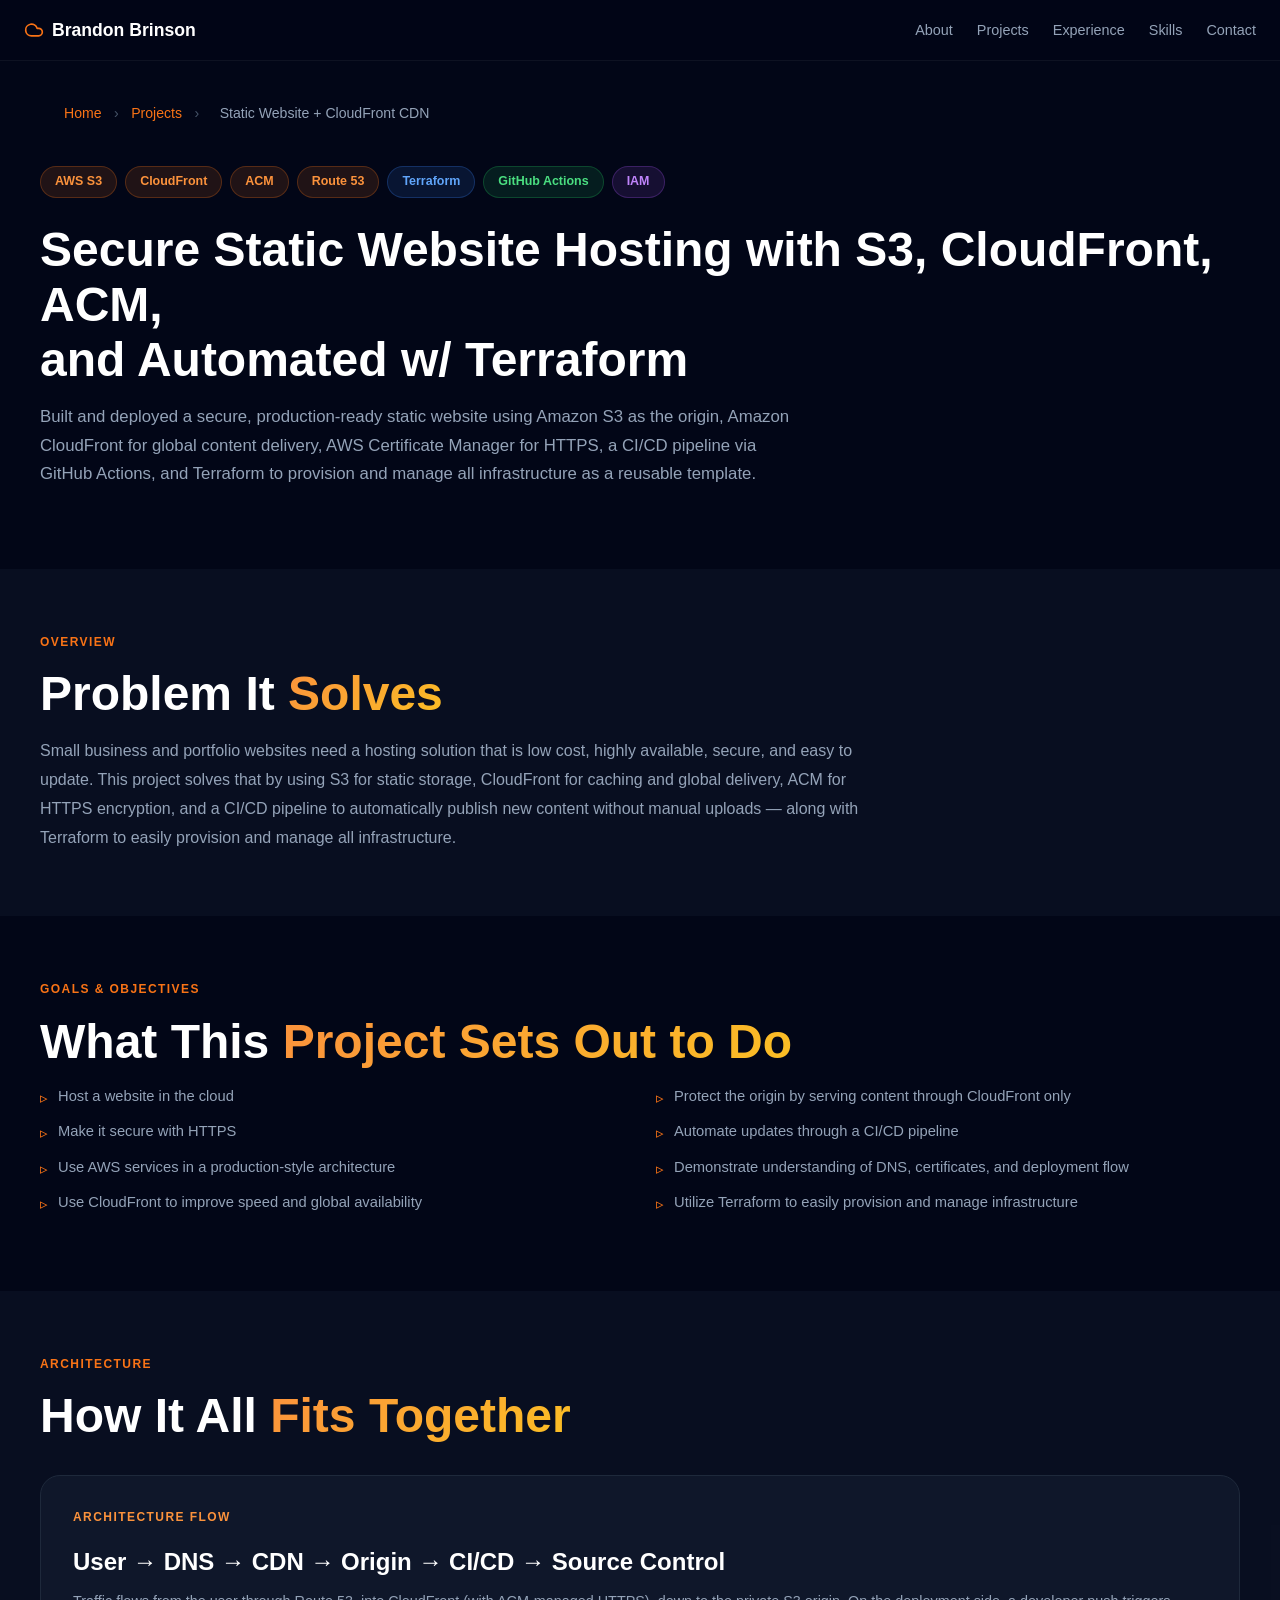
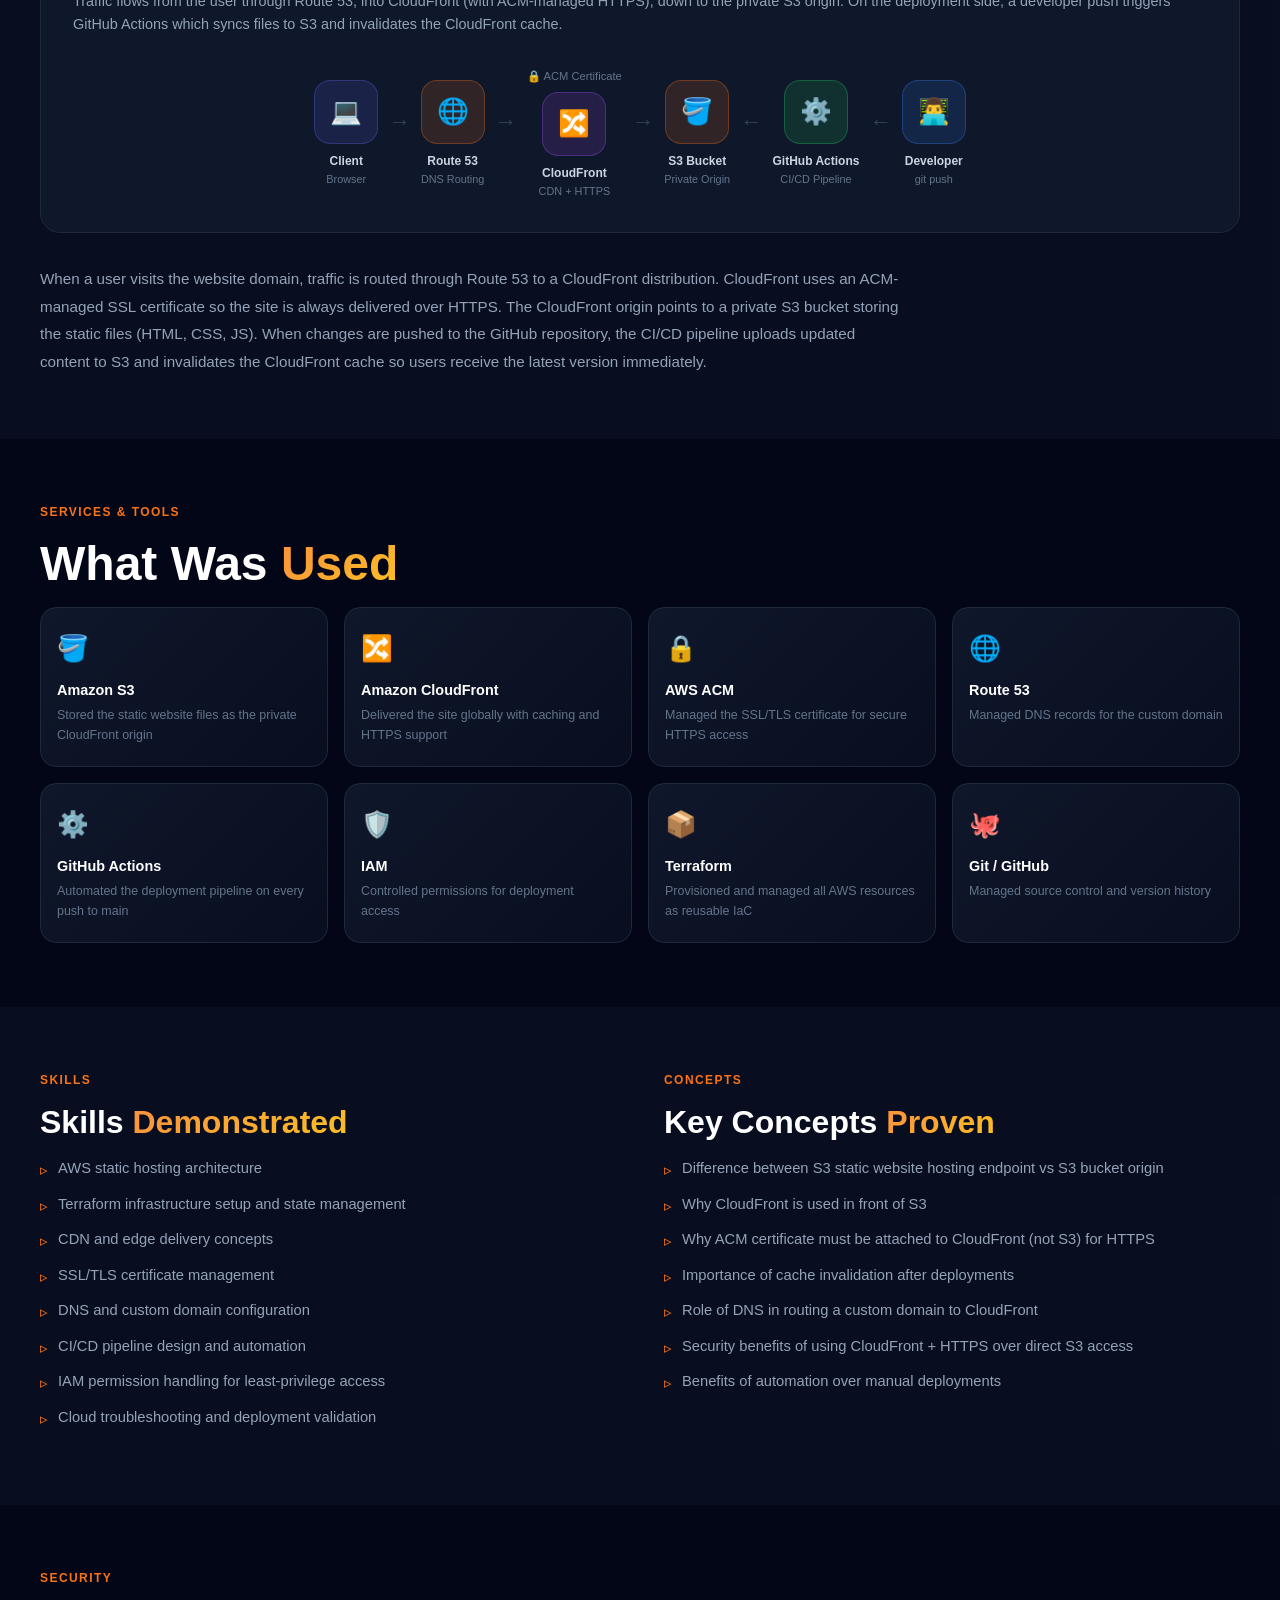
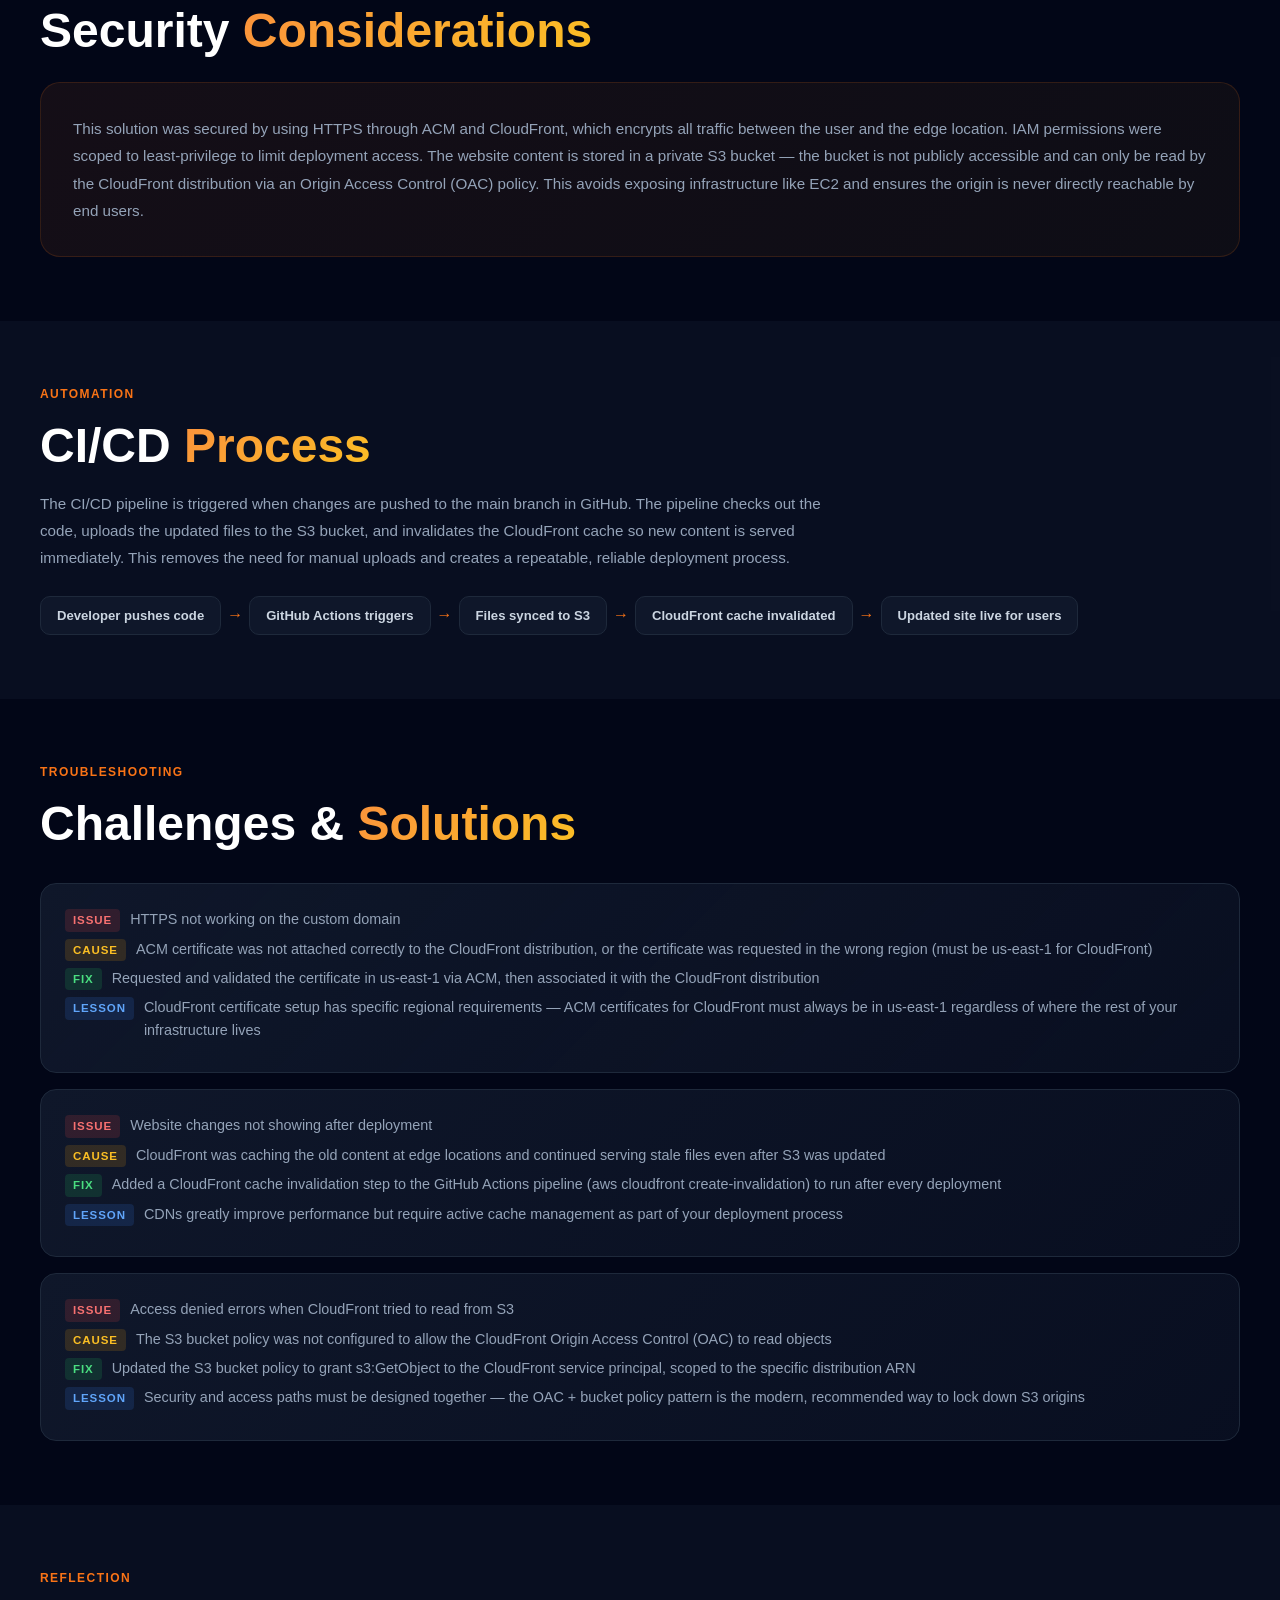
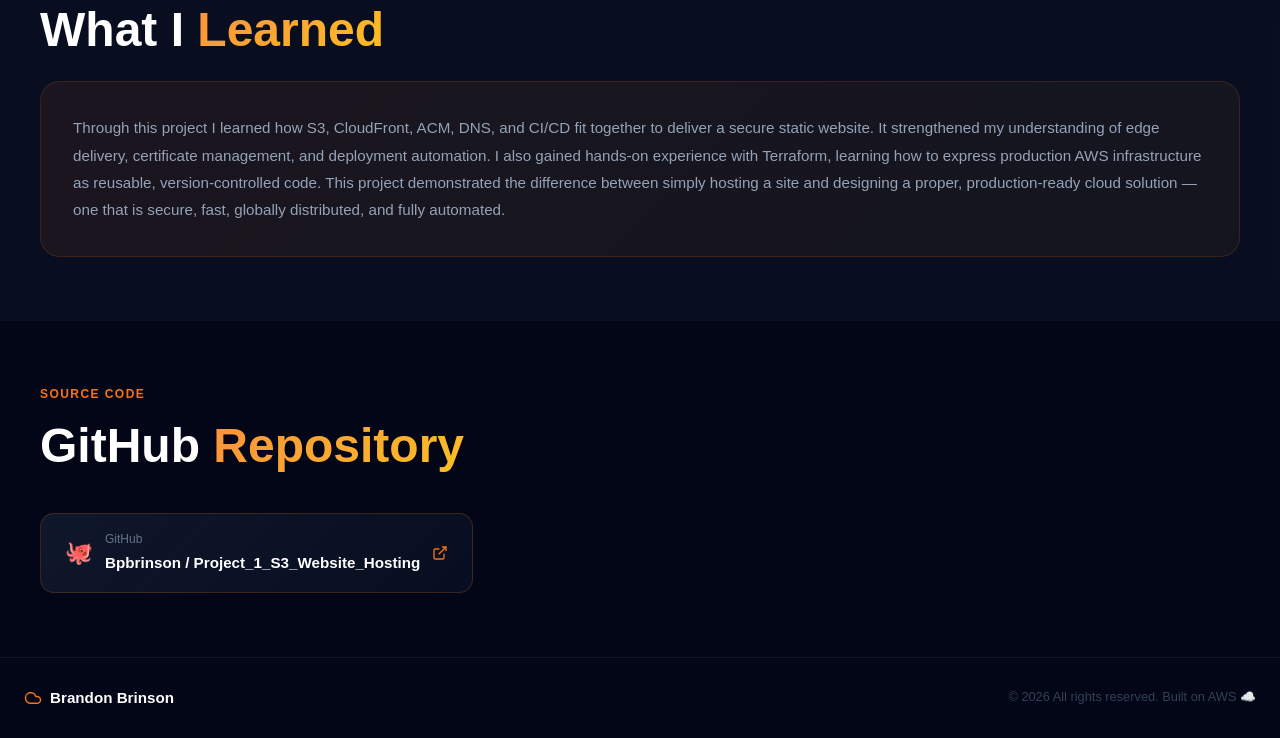
<file: website/project-1.html>
<!DOCTYPE html>
<html lang="en">
<head>
  <meta charset="UTF-8" />
  <meta name="viewport" content="width=device-width, initial-scale=1.0" />
  <title>Static Website + CloudFront CDN | Brandon Brinson</title>
  <link rel="stylesheet" href="style.css" />
</head>
<body>

<!-- NAV -->
<nav>
  <a class="nav-logo" href="index.html">
    <svg xmlns="http://www.w3.org/2000/svg" width="20" height="20" viewBox="0 0 24 24" fill="none" stroke="currentColor" stroke-width="2" stroke-linecap="round" stroke-linejoin="round"><path d="M17.5 19H9a7 7 0 1 1 6.71-9h1.79a4.5 4.5 0 1 1 0 9Z"/></svg>
    Brandon Brinson
  </a>
  <button class="nav-toggle" onclick="document.querySelector('.nav-links').classList.toggle('open')" aria-label="Menu">
    <svg xmlns="http://www.w3.org/2000/svg" width="22" height="22" viewBox="0 0 24 24" fill="none" stroke="currentColor" stroke-width="2"><line x1="3" y1="12" x2="21" y2="12"/><line x1="3" y1="6" x2="21" y2="6"/><line x1="3" y1="18" x2="21" y2="18"/></svg>
  </button>
  <ul class="nav-links">
    <li><a href="index.html#about">About</a></li>
    <li><a href="index.html#projects">Projects</a></li>
    <li><a href="index.html#experience">Experience</a></li>
    <li><a href="index.html#skills">Skills</a></li>
    <li><a href="index.html#contact">Contact</a></li>
  </ul>
</nav>

<!-- BREADCRUMB -->
<div class="breadcrumb">
  <a href="index.html">Home</a>
  <span>›</span>
  <a href="index.html#projects">Projects</a>
  <span>›</span>
  <span class="current">Static Website + CloudFront CDN</span>
</div>

<!-- PROJECT HERO -->
<div class="proj-hero">
  <div class="proj-hero-inner">
    <div class="proj-badges">
      <span class="proj-badge orange">AWS S3</span>
      <span class="proj-badge orange">CloudFront</span>
      <span class="proj-badge orange">ACM</span>
      <span class="proj-badge orange">Route 53</span>
      <span class="proj-badge blue">Terraform</span>
      <span class="proj-badge green">GitHub Actions</span>
      <span class="proj-badge purple">IAM</span>
    </div>
    <h1 class="proj-title">Secure Static Website Hosting with S3, CloudFront, ACM,<br>and Automated w/ Terraform</h1>
    <p class="proj-summary">Built and deployed a secure, production-ready static website using Amazon S3 as the origin, Amazon CloudFront for global content delivery, AWS Certificate Manager for HTTPS, a CI/CD pipeline via GitHub Actions, and Terraform to provision and manage all infrastructure as a reusable template.</p>
  </div>
</div>

<!-- QUICK SUMMARY -->
<div class="detail-section alt">
  <div class="detail-inner">
    <span class="section-label">Overview</span>
    <h2 class="section-title">Problem It <span class="gradient">Solves</span></h2>
    <p style="color:#94a3b8;font-size:1rem;line-height:1.8;max-width:860px;">
      Small business and portfolio websites need a hosting solution that is low cost, highly available, secure, and easy to update. This project solves that by using S3 for static storage, CloudFront for caching and global delivery, ACM for HTTPS encryption, and a CI/CD pipeline to automatically publish new content without manual uploads — along with Terraform to easily provision and manage all infrastructure.
    </p>
  </div>
</div>

<!-- GOALS -->
<div class="detail-section">
  <div class="detail-inner">
    <span class="section-label">Goals &amp; Objectives</span>
    <h2 class="section-title">What This <span class="gradient">Project Sets Out to Do</span></h2>
    <div class="detail-list-2col">
      <ul class="detail-list">
        <li>Host a website in the cloud</li>
        <li>Make it secure with HTTPS</li>
        <li>Use AWS services in a production-style architecture</li>
        <li>Use CloudFront to improve speed and global availability</li>
      </ul>
      <ul class="detail-list">
        <li>Protect the origin by serving content through CloudFront only</li>
        <li>Automate updates through a CI/CD pipeline</li>
        <li>Demonstrate understanding of DNS, certificates, and deployment flow</li>
        <li>Utilize Terraform to easily provision and manage infrastructure</li>
      </ul>
    </div>
  </div>
</div>

<!-- ARCHITECTURE -->
<div class="detail-section alt">
  <div class="detail-inner">
    <span class="section-label">Architecture</span>
    <h2 class="section-title">How It All <span class="gradient">Fits Together</span></h2>

    <div class="arch-section" style="margin-top:32px">
      <p class="arch-title">Architecture Flow</p>
      <h3 class="arch-h">User → DNS → CDN → Origin → CI/CD → Source Control</h3>
      <p class="arch-p">Traffic flows from the user through Route 53, into CloudFront (with ACM-managed HTTPS), down to the private S3 origin. On the deployment side, a developer push triggers GitHub Actions which syncs files to S3 and invalidates the CloudFront cache.</p>
      <div class="arch-flow-wrap">
        <div class="arch-step">
          <div class="arch-icon" style="background:rgba(99,102,241,0.15);border:1px solid rgba(99,102,241,0.3)">💻</div>
          <div class="arch-step-name">Client</div>
          <div class="arch-step-sub">Browser</div>
        </div>
        <div class="arch-arrow">→</div>
        <div class="arch-step">
          <div class="arch-icon" style="background:rgba(249,115,22,0.15);border:1px solid rgba(249,115,22,0.3)">🌐</div>
          <div class="arch-step-name">Route 53</div>
          <div class="arch-step-sub">DNS Routing</div>
        </div>
        <div class="arch-arrow">→</div>
        <div class="arch-flow-col">
          <div class="arch-flow-up">🔒 ACM Certificate</div>
          <div class="arch-step">
            <div class="arch-icon" style="background:rgba(168,85,247,0.15);border:1px solid rgba(168,85,247,0.3)">🔀</div>
            <div class="arch-step-name">CloudFront</div>
            <div class="arch-step-sub">CDN + HTTPS</div>
          </div>
        </div>
        <div class="arch-arrow">→</div>
        <div class="arch-step">
          <div class="arch-icon s3">🪣</div>
          <div class="arch-step-name">S3 Bucket</div>
          <div class="arch-step-sub">Private Origin</div>
        </div>
        <div class="arch-arrow" style="color:#334155">←</div>
        <div class="arch-step">
          <div class="arch-icon" style="background:rgba(34,197,94,0.15);border:1px solid rgba(34,197,94,0.3)">⚙️</div>
          <div class="arch-step-name">GitHub Actions</div>
          <div class="arch-step-sub">CI/CD Pipeline</div>
        </div>
        <div class="arch-arrow" style="color:#334155">←</div>
        <div class="arch-step">
          <div class="arch-icon" style="background:rgba(59,130,246,0.15);border:1px solid rgba(59,130,246,0.3)">👨‍💻</div>
          <div class="arch-step-name">Developer</div>
          <div class="arch-step-sub">git push</div>
        </div>
      </div>
    </div>

    <div style="margin-top:32px;color:#94a3b8;font-size:0.95rem;line-height:1.8;max-width:860px;">
      When a user visits the website domain, traffic is routed through Route 53 to a CloudFront distribution. CloudFront uses an ACM-managed SSL certificate so the site is always delivered over HTTPS. The CloudFront origin points to a private S3 bucket storing the static files (HTML, CSS, JS). When changes are pushed to the GitHub repository, the CI/CD pipeline uploads updated content to S3 and invalidates the CloudFront cache so users receive the latest version immediately.
    </div>
  </div>
</div>

<!-- SERVICES USED -->
<div class="detail-section">
  <div class="detail-inner">
    <span class="section-label">Services &amp; Tools</span>
    <h2 class="section-title">What Was <span class="gradient">Used</span></h2>
    <div class="services-grid">
      <div class="service-card">
        <div class="service-icon">🪣</div>
        <div class="service-name">Amazon S3</div>
        <div class="service-desc">Stored the static website files as the private CloudFront origin</div>
      </div>
      <div class="service-card">
        <div class="service-icon">🔀</div>
        <div class="service-name">Amazon CloudFront</div>
        <div class="service-desc">Delivered the site globally with caching and HTTPS support</div>
      </div>
      <div class="service-card">
        <div class="service-icon">🔒</div>
        <div class="service-name">AWS ACM</div>
        <div class="service-desc">Managed the SSL/TLS certificate for secure HTTPS access</div>
      </div>
      <div class="service-card">
        <div class="service-icon">🌐</div>
        <div class="service-name">Route 53</div>
        <div class="service-desc">Managed DNS records for the custom domain</div>
      </div>
      <div class="service-card">
        <div class="service-icon">⚙️</div>
        <div class="service-name">GitHub Actions</div>
        <div class="service-desc">Automated the deployment pipeline on every push to main</div>
      </div>
      <div class="service-card">
        <div class="service-icon">🛡️</div>
        <div class="service-name">IAM</div>
        <div class="service-desc">Controlled permissions for deployment access</div>
      </div>
      <div class="service-card">
        <div class="service-icon">📦</div>
        <div class="service-name">Terraform</div>
        <div class="service-desc">Provisioned and managed all AWS resources as reusable IaC</div>
      </div>
      <div class="service-card">
        <div class="service-icon">🐙</div>
        <div class="service-name">Git / GitHub</div>
        <div class="service-desc">Managed source control and version history</div>
      </div>
    </div>
  </div>
</div>

<!-- SKILLS + KEY CONCEPTS -->
<div class="detail-section alt">
  <div class="detail-inner">
    <div class="detail-two-col">
      <div>
        <span class="section-label">Skills</span>
        <h2 class="section-title" style="font-size:clamp(1.5rem,3vw,2rem)">Skills <span class="gradient">Demonstrated</span></h2>
        <ul class="detail-list" style="margin-top:16px">
          <li>AWS static hosting architecture</li>
          <li>Terraform infrastructure setup and state management</li>
          <li>CDN and edge delivery concepts</li>
          <li>SSL/TLS certificate management</li>
          <li>DNS and custom domain configuration</li>
          <li>CI/CD pipeline design and automation</li>
          <li>IAM permission handling for least-privilege access</li>
          <li>Cloud troubleshooting and deployment validation</li>
        </ul>
      </div>
      <div>
        <span class="section-label">Concepts</span>
        <h2 class="section-title" style="font-size:clamp(1.5rem,3vw,2rem)">Key Concepts <span class="gradient">Proven</span></h2>
        <ul class="detail-list" style="margin-top:16px">
          <li>Difference between S3 static website hosting endpoint vs S3 bucket origin</li>
          <li>Why CloudFront is used in front of S3</li>
          <li>Why ACM certificate must be attached to CloudFront (not S3) for HTTPS</li>
          <li>Importance of cache invalidation after deployments</li>
          <li>Role of DNS in routing a custom domain to CloudFront</li>
          <li>Security benefits of using CloudFront + HTTPS over direct S3 access</li>
          <li>Benefits of automation over manual deployments</li>
        </ul>
      </div>
    </div>
  </div>
</div>

<!-- SECURITY -->
<div class="detail-section">
  <div class="detail-inner">
    <span class="section-label">Security</span>
    <h2 class="section-title">Security <span class="gradient">Considerations</span></h2>
    <div class="learned-card" style="margin-top:24px">
      <p>
        This solution was secured by using HTTPS through ACM and CloudFront, which encrypts all traffic between the user and the edge location. IAM permissions were scoped to least-privilege to limit deployment access. The website content is stored in a private S3 bucket — the bucket is not publicly accessible and can only be read by the CloudFront distribution via an Origin Access Control (OAC) policy. This avoids exposing infrastructure like EC2 and ensures the origin is never directly reachable by end users.
      </p>
    </div>
  </div>
</div>

<!-- CI/CD -->
<div class="detail-section alt">
  <div class="detail-inner">
    <span class="section-label">Automation</span>
    <h2 class="section-title">CI/CD <span class="gradient">Process</span></h2>
    <p style="color:#94a3b8;font-size:0.95rem;line-height:1.8;max-width:800px;margin-top:16px">
      The CI/CD pipeline is triggered when changes are pushed to the main branch in GitHub. The pipeline checks out the code, uploads the updated files to the S3 bucket, and invalidates the CloudFront cache so new content is served immediately. This removes the need for manual uploads and creates a repeatable, reliable deployment process.
    </p>
    <div class="cicd-flow">
      <div class="cicd-step">Developer pushes code</div>
      <div class="cicd-arrow">→</div>
      <div class="cicd-step">GitHub Actions triggers</div>
      <div class="cicd-arrow">→</div>
      <div class="cicd-step">Files synced to S3</div>
      <div class="cicd-arrow">→</div>
      <div class="cicd-step">CloudFront cache invalidated</div>
      <div class="cicd-arrow">→</div>
      <div class="cicd-step">Updated site live for users</div>
    </div>
  </div>
</div>

<!-- CHALLENGES -->
<div class="detail-section">
  <div class="detail-inner">
    <span class="section-label">Troubleshooting</span>
    <h2 class="section-title">Challenges &amp; <span class="gradient">Solutions</span></h2>
    <div style="margin-top:32px">

      <div class="issue-card">
        <div class="issue-row">
          <span class="issue-label problem">Issue</span>
          <span class="issue-text">HTTPS not working on the custom domain</span>
        </div>
        <div class="issue-row">
          <span class="issue-label cause">Cause</span>
          <span class="issue-text">ACM certificate was not attached correctly to the CloudFront distribution, or the certificate was requested in the wrong region (must be us-east-1 for CloudFront)</span>
        </div>
        <div class="issue-row">
          <span class="issue-label fix">Fix</span>
          <span class="issue-text">Requested and validated the certificate in us-east-1 via ACM, then associated it with the CloudFront distribution</span>
        </div>
        <div class="issue-row">
          <span class="issue-label lesson">Lesson</span>
          <span class="issue-text">CloudFront certificate setup has specific regional requirements — ACM certificates for CloudFront must always be in us-east-1 regardless of where the rest of your infrastructure lives</span>
        </div>
      </div>

      <div class="issue-card">
        <div class="issue-row">
          <span class="issue-label problem">Issue</span>
          <span class="issue-text">Website changes not showing after deployment</span>
        </div>
        <div class="issue-row">
          <span class="issue-label cause">Cause</span>
          <span class="issue-text">CloudFront was caching the old content at edge locations and continued serving stale files even after S3 was updated</span>
        </div>
        <div class="issue-row">
          <span class="issue-label fix">Fix</span>
          <span class="issue-text">Added a CloudFront cache invalidation step to the GitHub Actions pipeline (aws cloudfront create-invalidation) to run after every deployment</span>
        </div>
        <div class="issue-row">
          <span class="issue-label lesson">Lesson</span>
          <span class="issue-text">CDNs greatly improve performance but require active cache management as part of your deployment process</span>
        </div>
      </div>

      <div class="issue-card">
        <div class="issue-row">
          <span class="issue-label problem">Issue</span>
          <span class="issue-text">Access denied errors when CloudFront tried to read from S3</span>
        </div>
        <div class="issue-row">
          <span class="issue-label cause">Cause</span>
          <span class="issue-text">The S3 bucket policy was not configured to allow the CloudFront Origin Access Control (OAC) to read objects</span>
        </div>
        <div class="issue-row">
          <span class="issue-label fix">Fix</span>
          <span class="issue-text">Updated the S3 bucket policy to grant s3:GetObject to the CloudFront service principal, scoped to the specific distribution ARN</span>
        </div>
        <div class="issue-row">
          <span class="issue-label lesson">Lesson</span>
          <span class="issue-text">Security and access paths must be designed together — the OAC + bucket policy pattern is the modern, recommended way to lock down S3 origins</span>
        </div>
      </div>

    </div>
  </div>
</div>

<!-- WHAT I LEARNED -->
<div class="detail-section alt">
  <div class="detail-inner">
    <span class="section-label">Reflection</span>
    <h2 class="section-title">What I <span class="gradient">Learned</span></h2>
    <div class="learned-card" style="margin-top:24px">
      <p>
        Through this project I learned how S3, CloudFront, ACM, DNS, and CI/CD fit together to deliver a secure static website. It strengthened my understanding of edge delivery, certificate management, and deployment automation. I also gained hands-on experience with Terraform, learning how to express production AWS infrastructure as reusable, version-controlled code. This project demonstrated the difference between simply hosting a site and designing a proper, production-ready cloud solution — one that is secure, fast, globally distributed, and fully automated.
      </p>
    </div>
  </div>
</div>

<!-- REPOSITORY -->
<div class="detail-section">
  <div class="detail-inner">
    <span class="section-label">Source Code</span>
    <h2 class="section-title">GitHub <span class="gradient">Repository</span></h2>
    <a class="repo-card" href="https://github.com/Bpbrinson/Project_1_S3_Website_Hosting" target="_blank" rel="noopener noreferrer">
      <div class="repo-card-icon">🐙</div>
      <div>
        <div class="repo-card-label">GitHub</div>
        <div class="repo-card-name">Bpbrinson / Project_1_S3_Website_Hosting</div>
      </div>
      <svg xmlns="http://www.w3.org/2000/svg" width="16" height="16" viewBox="0 0 24 24" fill="none" stroke="#f97316" stroke-width="2"><path d="M18 13v6a2 2 0 0 1-2 2H5a2 2 0 0 1-2-2V8a2 2 0 0 1 2-2h6"/><polyline points="15 3 21 3 21 9"/><line x1="10" y1="14" x2="21" y2="3"/></svg>
    </a>
  </div>
</div>

<!-- FOOTER -->
<footer>
  <div class="footer-logo">
    <svg xmlns="http://www.w3.org/2000/svg" width="18" height="18" viewBox="0 0 24 24" fill="none" stroke="#f97316" stroke-width="2"><path d="M17.5 19H9a7 7 0 1 1 6.71-9h1.79a4.5 4.5 0 1 1 0 9Z"/></svg>
    Brandon Brinson
  </div>
  <p class="footer-copy">&copy; <span id="yr"></span> All rights reserved. Built on AWS ☁️</p>
</footer>

<script>
  document.getElementById('yr').textContent = new Date().getFullYear();

  document.querySelector('.nav-toggle').addEventListener('click', () => {
    document.querySelector('.nav-links').classList.toggle('open');
  });

  const observer = new IntersectionObserver(entries => {
    entries.forEach(entry => {
      if (entry.isIntersecting) {
        entry.target.style.opacity = '1';
        entry.target.style.transform = 'translateY(0)';
        observer.unobserve(entry.target);
      }
    });
  }, { threshold: 0.1 });

  document.querySelectorAll('.service-card, .issue-card, .learned-card, .repo-card').forEach(el => {
    el.style.opacity = '0';
    el.style.transform = 'translateY(20px)';
    el.style.transition = 'opacity 0.5s ease, transform 0.5s ease';
    observer.observe(el);
  });
</script>
</body>
</html>
</file>
<file: website/style.css>
*, *::before, *::after { box-sizing: border-box; margin: 0; padding: 0; }
html { scroll-behavior: smooth; }
body { font-family: -apple-system, BlinkMacSystemFont, 'Segoe UI', Roboto, sans-serif; background: #020617; color: #fff; line-height: 1.6; }

/* Nav */
nav { position: fixed; top: 0; left: 0; right: 0; z-index: 100; padding: 16px 24px; display: flex; justify-content: space-between; align-items: center; background: rgba(2,6,23,0.85); backdrop-filter: blur(12px); border-bottom: 1px solid rgba(255,255,255,0.05); }
.nav-logo { display: flex; align-items: center; gap: 8px; font-weight: 700; font-size: 1.1rem; color: #fff; text-decoration: none; }
.nav-logo svg { color: #f97316; }
.nav-links { display: flex; gap: 24px; list-style: none; }
.nav-links a { color: #94a3b8; text-decoration: none; font-size: 0.9rem; transition: color 0.2s; }
.nav-links a:hover { color: #f97316; }

/* Hero */
.hero { min-height: 100vh; display: flex; align-items: center; justify-content: center; position: relative; background: radial-gradient(ellipse at 20% 50%, rgba(249,115,22,0.08) 0%, transparent 60%), radial-gradient(ellipse at 80% 20%, rgba(245,158,11,0.06) 0%, transparent 60%), #020617; overflow: hidden; }
.hero-grid { position: absolute; inset: 0; background-image: linear-gradient(rgba(255,255,255,0.02) 1px, transparent 1px), linear-gradient(90deg, rgba(255,255,255,0.02) 1px, transparent 1px); background-size: 64px 64px; }
.hero-blob1 { position: absolute; top: 25%; left: 25%; width: 400px; height: 400px; background: rgba(249,115,22,0.08); border-radius: 50%; filter: blur(80px); animation: pulse 4s ease-in-out infinite; }
.hero-blob2 { position: absolute; bottom: 25%; right: 25%; width: 320px; height: 320px; background: rgba(245,158,11,0.06); border-radius: 50%; filter: blur(80px); animation: pulse 4s ease-in-out infinite 1s; }
@keyframes pulse { 0%,100%{opacity:1} 50%{opacity:0.5} }
.hero-inner { position: relative; z-index: 10; text-align: center; padding: 0 24px; max-width: 860px; animation: fadeUp 0.8s ease forwards; }
@keyframes fadeUp { from{opacity:0;transform:translateY(24px)} to{opacity:1;transform:translateY(0)} }
.hero-badge { display: inline-flex; align-items: center; gap: 8px; padding: 8px 18px; border-radius: 999px; background: rgba(249,115,22,0.1); border: 1px solid rgba(249,115,22,0.2); color: #fb923c; font-size: 0.85rem; font-weight: 500; margin-bottom: 28px; }
.hero-name { font-size: clamp(3rem, 10vw, 6rem); font-weight: 800; line-height: 1.05; letter-spacing: -0.02em; margin-bottom: 16px; }
.hero-name .gradient { background: linear-gradient(135deg, #fb923c, #fbbf24, #f97316); -webkit-background-clip: text; -webkit-text-fill-color: transparent; background-clip: text; display: block; }
.hero-subtitle { font-size: 1.3rem; color: #94a3b8; font-weight: 300; margin-bottom: 12px; }
.hero-desc { color: #64748b; margin-bottom: 40px; max-width: 560px; margin-left: auto; margin-right: auto; }
.hero-btns { display: flex; flex-wrap: wrap; justify-content: center; gap: 14px; }
.btn-primary { padding: 12px 32px; background: linear-gradient(135deg, #f97316, #f59e0b); color: #fff; font-weight: 600; border-radius: 10px; text-decoration: none; border: none; cursor: pointer; transition: opacity 0.2s, transform 0.2s; font-size: 1rem; }
.btn-primary:hover { opacity: 0.9; transform: translateY(-1px); }
.btn-outline { padding: 12px 32px; background: rgba(255,255,255,0.05); color: #fff; font-weight: 500; border-radius: 10px; text-decoration: none; border: 1px solid rgba(255,255,255,0.1); cursor: pointer; transition: background 0.2s; font-size: 1rem; }
.btn-outline:hover { background: rgba(255,255,255,0.1); }
.scroll-ind { position: absolute; bottom: 32px; left: 50%; transform: translateX(-50%); animation: bounce 1.5s infinite; }
.scroll-ind svg { color: #475569; }
@keyframes bounce { 0%,100%{transform:translateX(-50%) translateY(0)} 50%{transform:translateX(-50%) translateY(8px)} }

/* Sections */
section { padding: 96px 24px; }
.section-label { font-size: 0.75rem; font-weight: 600; letter-spacing: 0.12em; text-transform: uppercase; color: #f97316; display: block; margin-bottom: 14px; }
.section-title { font-size: clamp(2rem, 5vw, 3rem); font-weight: 800; color: #fff; margin-bottom: 16px; line-height: 1.15; }
.section-title .gradient { background: linear-gradient(135deg, #fb923c, #fbbf24); -webkit-background-clip: text; -webkit-text-fill-color: transparent; background-clip: text; }
.section-sub { color: #64748b; max-width: 520px; }
.container { max-width: 1200px; margin: 0 auto; }
.text-center { text-align: center; }
.text-center .section-sub { margin-left: auto; margin-right: auto; }

/* About */
#about { background: #020617; }
.about-grid { display: grid; grid-template-columns: 1fr; gap: 48px; align-items: center; }
@media(min-width:1024px){ .about-grid{grid-template-columns:1fr 1fr} }
.about-text p { color: #94a3b8; margin-bottom: 20px; }
.about-badges { display: flex; flex-wrap: wrap; gap: 14px; margin-top: 8px; }
.about-badge { display: flex; align-items: center; gap: 6px; color: #94a3b8; font-size: 0.9rem; }
.about-badge svg { color: #f97316; flex-shrink: 0; }
.stats-grid { display: grid; grid-template-columns: 1fr 1fr; gap: 20px; }
.stat-card { background: linear-gradient(135deg, #0f172a, #0f172a80); border: 1px solid #1e293b; border-radius: 16px; padding: 28px; text-align: center; }
.stat-value { font-size: 2.5rem; font-weight: 800; background: linear-gradient(135deg, #fb923c, #fbbf24); -webkit-background-clip: text; -webkit-text-fill-color: transparent; background-clip: text; margin-bottom: 4px; }
.stat-label { color: #64748b; font-size: 0.85rem; }

/* Projects */
#projects { background: rgba(15,23,42,0.5); }
.projects-grid { display: grid; gap: 24px; grid-template-columns: 1fr; }
@media(min-width:640px){ .projects-grid{grid-template-columns:1fr 1fr} }
@media(min-width:1024px){ .projects-grid{grid-template-columns:1fr 1fr 1fr} }
.project-card { background: linear-gradient(135deg, #0f172a, #0f172a80); border: 1px solid #1e293b; border-radius: 20px; overflow: hidden; transition: border-color 0.3s, transform 0.3s; }
.project-card:hover { border-color: rgba(249,115,22,0.3); transform: translateY(-4px); }
.project-thumb { height: 180px; background: linear-gradient(135deg, #1e293b, #0f172a); display: flex; align-items: center; justify-content: center; font-size: 4rem; }
.project-body { padding: 24px; }
.project-featured { display: inline-block; font-size: 0.72rem; font-weight: 600; letter-spacing: 0.08em; text-transform: uppercase; color: #fb923c; background: rgba(249,115,22,0.1); border: 1px solid rgba(249,115,22,0.2); border-radius: 6px; padding: 3px 10px; margin-bottom: 12px; }
.project-title { font-size: 1.15rem; font-weight: 700; color: #fff; margin-bottom: 10px; }
.project-desc { color: #94a3b8; font-size: 0.88rem; margin-bottom: 16px; }
.project-tags { display: flex; flex-wrap: wrap; gap: 6px; margin-bottom: 20px; }
.tag { padding: 4px 12px; background: #1e293b; color: #cbd5e1; font-size: 0.75rem; border-radius: 999px; }
.project-links { display: flex; gap: 16px; padding-top: 16px; border-top: 1px solid #1e293b; }
.project-link { display: flex; align-items: center; gap: 6px; color: #94a3b8; font-size: 0.85rem; text-decoration: none; transition: color 0.2s; }
.project-link:hover { color: #fff; }

/* Architecture diagram */
.arch-section { background: #0f172a; border: 1px solid #1e293b; border-radius: 20px; padding: 32px; margin-top: 48px; }
.arch-title { color: #fb923c; font-size: 0.75rem; font-weight: 600; letter-spacing: 0.12em; text-transform: uppercase; margin-bottom: 16px; }
.arch-h { font-size: 1.5rem; font-weight: 700; color: #fff; margin-bottom: 8px; }
.arch-p { color: #94a3b8; font-size: 0.9rem; margin-bottom: 32px; }
.arch-flow { display: flex; flex-wrap: wrap; align-items: center; justify-content: center; gap: 8px; }
.arch-step { text-align: center; }
.arch-icon { width: 64px; height: 64px; border-radius: 16px; display: flex; align-items: center; justify-content: center; margin: 0 auto 8px; font-size: 1.6rem; }
.arch-icon.s3 { background: rgba(249,115,22,0.15); border: 1px solid rgba(249,115,22,0.3); }
.arch-icon.apigw { background: rgba(168,85,247,0.15); border: 1px solid rgba(168,85,247,0.3); }
.arch-icon.lambda { background: rgba(234,179,8,0.15); border: 1px solid rgba(234,179,8,0.3); }
.arch-icon.ses { background: rgba(34,197,94,0.15); border: 1px solid rgba(34,197,94,0.3); }
.arch-step-name { font-size: 0.75rem; font-weight: 600; color: #cbd5e1; }
.arch-step-sub { font-size: 0.68rem; color: #64748b; }
.arch-arrow { color: #334155; font-size: 1.4rem; margin: 0 4px; padding-bottom: 24px; }

/* Experience */
#experience { background: #020617; }
.timeline { position: relative; }
.timeline::before { content:''; position:absolute; left:16px; top:0; bottom:0; width:2px; background:linear-gradient(to bottom,#f97316,#f59e0b,#1e293b); }
@media(min-width:768px){ .timeline::before{left:50%;transform:translateX(-50%)} }
.timeline-item { position: relative; padding-left: 48px; margin-bottom: 48px; }
@media(min-width:768px){ .timeline-item{padding-left:0; display:grid; grid-template-columns:1fr 40px 1fr; gap:0 0; align-items:start; margin-bottom:64px;} .timeline-item:nth-child(odd) .tl-card{grid-column:1;margin-right:36px;text-align:right} .timeline-item:nth-child(even) .tl-card{grid-column:3;margin-left:36px;} .timeline-item:nth-child(odd) .tl-dot{grid-column:2;grid-row:1} .timeline-item:nth-child(even) .tl-dot{grid-column:2;grid-row:1} .timeline-item:nth-child(even)>.tl-card{order:2} }
.tl-dot { width: 16px; height: 16px; background: #f97316; border: 3px solid #020617; border-radius: 50%; position: absolute; left: 9px; top: 20px; }
@media(min-width:768px){ .tl-dot{position:relative;left:auto;top:auto;margin:20px auto 0} }
.tl-card { background: linear-gradient(135deg, #0f172a, #0f172a80); border: 1px solid #1e293b; border-radius: 20px; padding: 24px; }
.tl-period { color: #f97316; font-size: 0.8rem; font-weight: 600; margin-bottom: 6px; }
.tl-title { font-size: 1.15rem; font-weight: 700; color: #fff; margin-bottom: 4px; }
.tl-company { color: #64748b; margin-bottom: 16px; font-size: 0.9rem; }
.tl-list { list-style: none; }
.tl-list li { color: #94a3b8; font-size: 0.88rem; margin-bottom: 6px; display: flex; gap: 8px; }
@media(min-width:768px){ .timeline-item:nth-child(odd) .tl-list li{flex-direction:row-reverse} .timeline-item:nth-child(odd) .tl-list li::before{content:none} }
.tl-list li::before { content: '•'; color: #f97316; flex-shrink: 0; margin-top: 2px; }

/* Skills */
#skills { background: rgba(15,23,42,0.5); }
.certs-grid { display: grid; gap: 20px; grid-template-columns: 1fr; margin-bottom: 48px; }
@media(min-width:768px){ .certs-grid{grid-template-columns:repeat(3,1fr)} }
.cert-card { border-radius: 20px; padding: 24px; position: relative; overflow: hidden; }
.cert-card.aws { background: linear-gradient(135deg, rgba(249,115,22,0.15), rgba(245,158,11,0.08)); border: 1px solid rgba(249,115,22,0.25); }
.cert-card.other { background: linear-gradient(135deg, #0f172a, #0f172a80); border: 1px solid #1e293b; }
.cert-badge { position: absolute; top: 0; right: 0; padding: 4px 12px; background: #f97316; color: #fff; font-size: 0.7rem; font-weight: 700; border-bottom-left-radius: 10px; }
.cert-icon { width: 48px; height: 48px; border-radius: 14px; display: flex; align-items: center; justify-content: center; margin-bottom: 16px; font-size: 1.4rem; }
.cert-icon.aws-bg { background: rgba(249,115,22,0.2); }
.cert-icon.other-bg { background: #1e293b; }
.cert-name { font-size: 1rem; font-weight: 700; color: #fff; margin-bottom: 4px; }
.cert-issuer { color: #94a3b8; font-size: 0.85rem; margin-bottom: 4px; }
.cert-date { color: #475569; font-size: 0.75rem; }
.skills-grid { display: grid; gap: 20px; grid-template-columns: 1fr 1fr; }
@media(min-width:1024px){ .skills-grid{grid-template-columns:repeat(4,1fr)} }
.skill-card { background: linear-gradient(135deg, #0f172a, #0f172a80); border: 1px solid #1e293b; border-radius: 20px; padding: 24px; }
.skill-icon { width: 44px; height: 44px; background: rgba(249,115,22,0.1); border-radius: 14px; display: flex; align-items: center; justify-content: center; margin-bottom: 16px; font-size: 1.2rem; }
.skill-title { font-size: 1rem; font-weight: 700; color: #fff; margin-bottom: 12px; }
.skill-list { list-style: none; }
.skill-list li { color: #94a3b8; font-size: 0.82rem; margin-bottom: 6px; display: flex; gap: 6px; align-items: flex-start; }
.skill-list li::before { content: '•'; color: #f97316; flex-shrink: 0; }

/* Contact */
#contact { background: #020617; }
.contact-card { background: linear-gradient(135deg, #0f172a, #0f172a80); border: 1px solid #1e293b; border-radius: 24px; padding: 48px 32px; max-width: 800px; margin: 0 auto; }
.contact-grid { display: grid; gap: 32px; }
@media(min-width:768px){ .contact-grid{grid-template-columns:1fr 1fr;align-items:center} }
.contact-item { display: flex; align-items: center; gap: 14px; text-decoration: none; transition: opacity 0.2s; }
.contact-item:hover { opacity: 0.8; }
.contact-ic { width: 44px; height: 44px; background: rgba(249,115,22,0.1); border-radius: 14px; display: flex; align-items: center; justify-content: center; flex-shrink: 0; font-size: 1.1rem; }
.contact-ic:hover { background: rgba(249,115,22,0.2); }
.contact-label { color: #64748b; font-size: 0.78rem; margin-bottom: 2px; }
.contact-value { color: #fff; font-size: 0.95rem; }
.contact-socials { display: flex; gap: 10px; margin-top: 16px; }
.social-btn { width: 44px; height: 44px; background: #1e293b; border-radius: 14px; display: flex; align-items: center; justify-content: center; text-decoration: none; transition: background 0.2s; font-size: 1.1rem; }
.social-btn:hover { background: #334155; }
.contact-cta { background: linear-gradient(135deg, rgba(249,115,22,0.1), rgba(245,158,11,0.08)); border: 1px solid rgba(249,115,22,0.2); border-radius: 16px; padding: 28px; }
.contact-cta p { color: #94a3b8; margin-bottom: 16px; font-size: 0.9rem; }

/* Footer */
footer { padding: 28px 24px; background: #020617; border-top: 1px solid #0f172a; display: flex; flex-wrap: wrap; justify-content: space-between; align-items: center; gap: 12px; max-width: 100%; }
.footer-logo { display: flex; align-items: center; gap: 8px; font-weight: 700; color: #fff; font-size: 0.95rem; }
.footer-copy { color: #334155; font-size: 0.8rem; }

/* Nav toggle for mobile */
.nav-toggle { display: none; background: none; border: none; cursor: pointer; color: #94a3b8; }
@media(max-width:640px){ .nav-links{display:none;position:absolute;top:100%;left:0;right:0;background:#020617;flex-direction:column;padding:16px 24px;border-bottom:1px solid #0f172a} .nav-links.open{display:flex} .nav-toggle{display:block} }

/* Contact form */
.contact-form { margin-top: 32px; }
.form-group { margin-bottom: 16px; }
.form-label { display: block; color: #94a3b8; font-size: 0.85rem; margin-bottom: 6px; }
.form-input { width: 100%; padding: 10px 14px; background: #0f172a; border: 1px solid #1e293b; border-radius: 10px; color: #fff; font-size: 0.9rem; outline: none; transition: border-color 0.2s; }
.form-input:focus { border-color: #f97316; }
textarea.form-input { resize: vertical; min-height: 120px; }
.form-status { margin-top: 10px; font-size: 0.85rem; padding: 8px 12px; border-radius: 8px; }
.form-status.success { background: rgba(34,197,94,0.1); color: #4ade80; border: 1px solid rgba(34,197,94,0.2); }
.form-status.error { background: rgba(239,68,68,0.1); color: #f87171; border: 1px solid rgba(239,68,68,0.2); }

/* Clickable project card */
.project-card-link { text-decoration: none; color: inherit; display: block; }

/* ============================================================
   Project Detail Page
   ============================================================ */

/* Breadcrumb */
.breadcrumb { padding: 100px 24px 0; max-width: 1200px; margin: 0 auto; }
.breadcrumb a { color: #f97316; text-decoration: none; font-size: 0.88rem; }
.breadcrumb a:hover { text-decoration: underline; }
.breadcrumb span { color: #475569; font-size: 0.88rem; margin: 0 8px; }
.breadcrumb .current { color: #94a3b8; font-size: 0.88rem; }

/* Project hero */
.proj-hero { padding: 40px 24px 80px; }
.proj-hero-inner { max-width: 1200px; margin: 0 auto; }
.proj-badges { display: flex; flex-wrap: wrap; gap: 8px; margin-bottom: 24px; }
.proj-badge { padding: 5px 14px; border-radius: 999px; font-size: 0.78rem; font-weight: 600; }
.proj-badge.orange { background: rgba(249,115,22,0.12); border: 1px solid rgba(249,115,22,0.25); color: #fb923c; }
.proj-badge.blue { background: rgba(59,130,246,0.12); border: 1px solid rgba(59,130,246,0.25); color: #60a5fa; }
.proj-badge.green { background: rgba(34,197,94,0.12); border: 1px solid rgba(34,197,94,0.25); color: #4ade80; }
.proj-badge.purple { background: rgba(168,85,247,0.12); border: 1px solid rgba(168,85,247,0.25); color: #c084fc; }
.proj-title { font-size: clamp(1.8rem, 5vw, 3rem); font-weight: 800; color: #fff; margin-bottom: 16px; line-height: 1.15; }
.proj-summary { color: #94a3b8; font-size: 1.05rem; max-width: 760px; line-height: 1.7; }

/* Detail sections */
.detail-section { padding: 64px 24px; }
.detail-section.alt { background: rgba(15,23,42,0.5); }
.detail-inner { max-width: 1200px; margin: 0 auto; }

/* Two-col layout for some sections */
.detail-two-col { display: grid; gap: 48px; grid-template-columns: 1fr; }
@media(min-width:1024px){ .detail-two-col{ grid-template-columns: 1fr 1fr; } }

/* Services grid */
.services-grid { display: grid; gap: 16px; grid-template-columns: 1fr 1fr; }
@media(min-width:768px){ .services-grid{ grid-template-columns: repeat(3,1fr); } }
@media(min-width:1024px){ .services-grid{ grid-template-columns: repeat(4,1fr); } }
.service-card { background: linear-gradient(135deg, #0f172a, #0f172a80); border: 1px solid #1e293b; border-radius: 16px; padding: 20px 16px; }
.service-icon { font-size: 1.6rem; margin-bottom: 10px; }
.service-name { font-size: 0.9rem; font-weight: 700; color: #fff; margin-bottom: 4px; }
.service-desc { font-size: 0.78rem; color: #64748b; }

/* Bullet list styled */
.detail-list { list-style: none; }
.detail-list li { color: #94a3b8; font-size: 0.92rem; margin-bottom: 10px; display: flex; gap: 10px; align-items: flex-start; line-height: 1.6; }
.detail-list li::before { content: '▹'; color: #f97316; flex-shrink: 0; margin-top: 2px; }

/* Two-column bullet lists */
.detail-list-2col { display: grid; grid-template-columns: 1fr; gap: 0; }
@media(min-width:640px){ .detail-list-2col{ grid-template-columns: 1fr 1fr; column-gap: 32px; } }

/* CI/CD flow */
.cicd-flow { display: flex; flex-wrap: wrap; align-items: center; gap: 6px; margin-top: 24px; }
.cicd-step { background: #0f172a; border: 1px solid #1e293b; border-radius: 10px; padding: 8px 16px; color: #cbd5e1; font-size: 0.82rem; font-weight: 600; white-space: nowrap; }
.cicd-arrow { color: #f97316; font-size: 1rem; }

/* Issue/challenge cards */
.issue-card { background: linear-gradient(135deg, #0f172a, #0f172a80); border: 1px solid #1e293b; border-radius: 16px; padding: 24px; margin-bottom: 16px; }
.issue-card:last-child { margin-bottom: 0; }
.issue-row { display: flex; gap: 10px; margin-bottom: 6px; align-items: baseline; }
.issue-label { font-size: 0.72rem; font-weight: 700; text-transform: uppercase; letter-spacing: 0.08em; padding: 2px 8px; border-radius: 4px; flex-shrink: 0; }
.issue-label.problem { background: rgba(239,68,68,0.15); color: #f87171; }
.issue-label.cause { background: rgba(245,158,11,0.15); color: #fbbf24; }
.issue-label.fix { background: rgba(34,197,94,0.15); color: #4ade80; }
.issue-label.lesson { background: rgba(59,130,246,0.15); color: #60a5fa; }
.issue-text { color: #94a3b8; font-size: 0.9rem; line-height: 1.6; }

/* Repo card */
.repo-card { display: inline-flex; align-items: center; gap: 12px; background: linear-gradient(135deg, #0f172a, #0f172a80); border: 1px solid rgba(249,115,22,0.2); border-radius: 14px; padding: 16px 24px; text-decoration: none; transition: border-color 0.2s, transform 0.2s; margin-top: 24px; }
.repo-card:hover { border-color: rgba(249,115,22,0.5); transform: translateY(-2px); }
.repo-card-icon { font-size: 1.4rem; }
.repo-card-label { color: #64748b; font-size: 0.75rem; margin-bottom: 2px; }
.repo-card-name { color: #fff; font-size: 0.95rem; font-weight: 600; }

/* Extended arch flow for more steps */
.arch-flow-wrap { display: flex; flex-wrap: wrap; align-items: center; justify-content: center; gap: 6px; }
.arch-flow-col { display: flex; flex-direction: column; align-items: center; gap: 6px; }
.arch-flow-up { font-size: 0.7rem; color: #64748b; text-align: center; }

/* Learned callout */
.learned-card { background: linear-gradient(135deg, rgba(249,115,22,0.08), rgba(245,158,11,0.05)); border: 1px solid rgba(249,115,22,0.15); border-radius: 20px; padding: 32px; }
.learned-card p { color: #94a3b8; font-size: 0.95rem; line-height: 1.8; }
</file>
